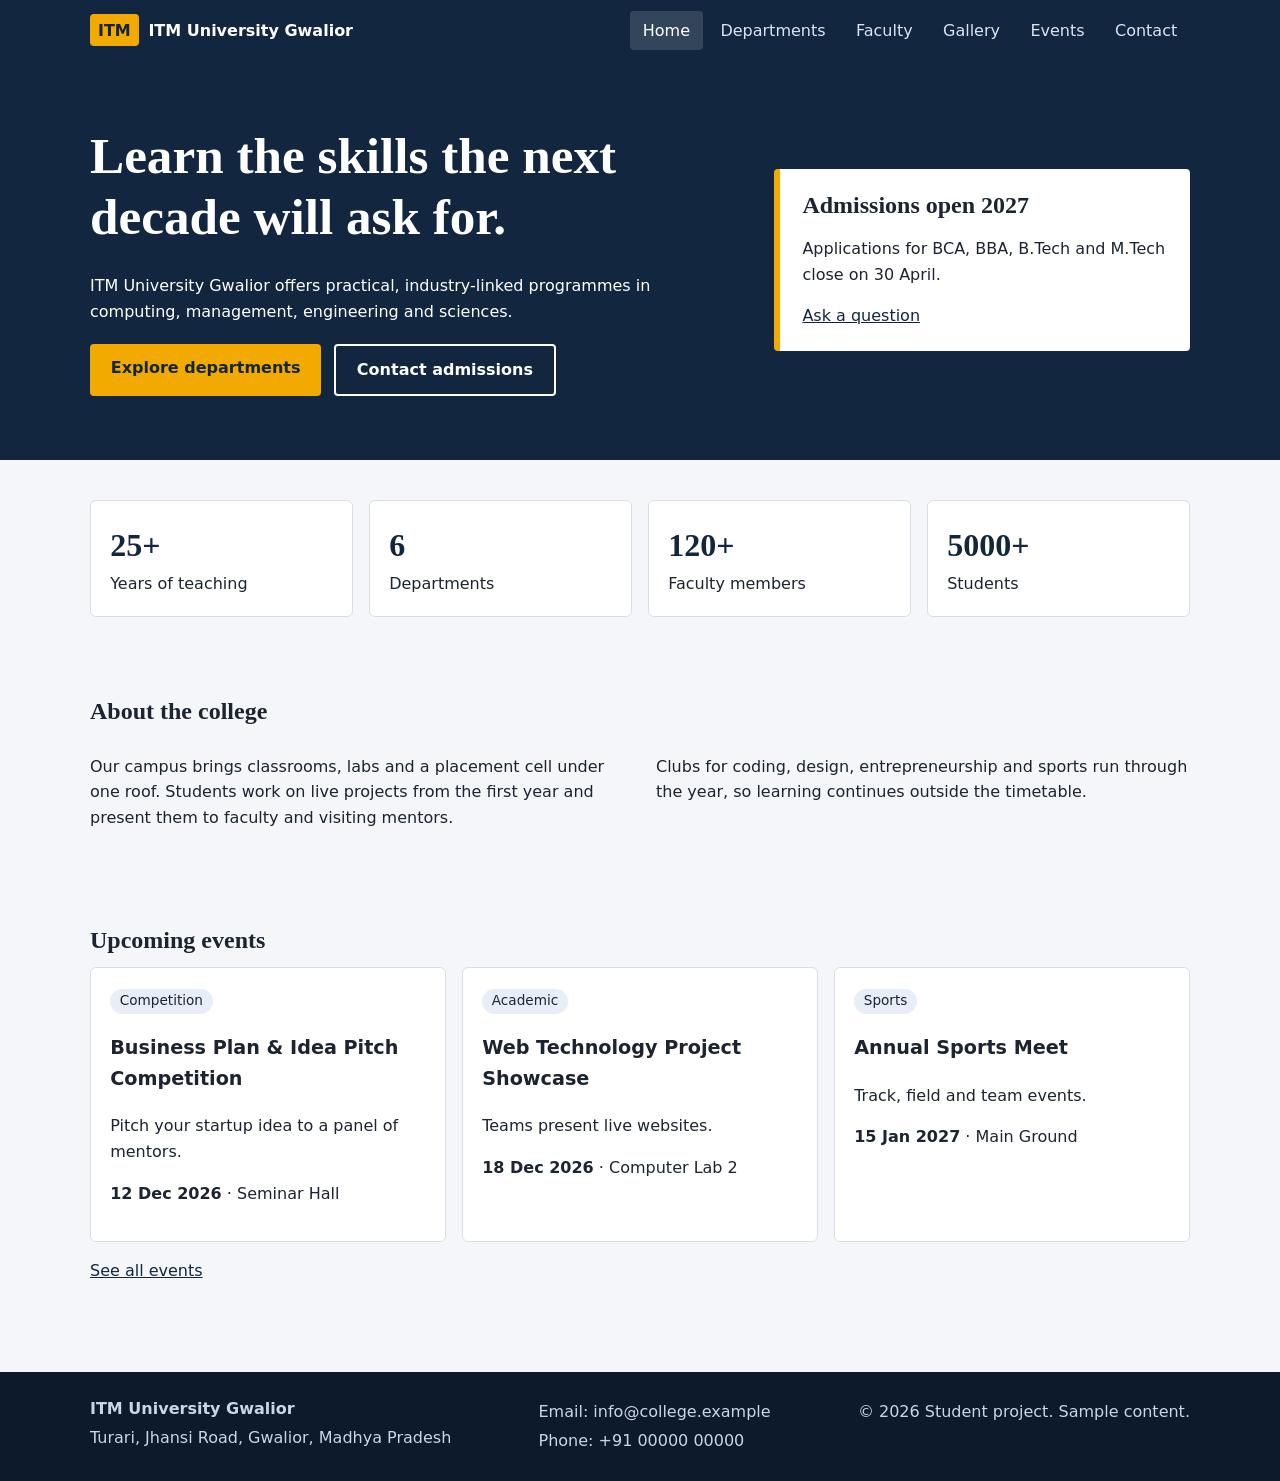
<file: index.html>
<!DOCTYPE html>
<html lang="en"><head><meta charset="UTF-8"><meta name="viewport" content="width=device-width, initial-scale=1">
<title>Home | ITM University Gwalior</title><meta name="description" content="ITM University Gwalior - departments, faculty, gallery, events and contact.">
<link rel="stylesheet" href="style.css"></head><body>
<header class="site-header"><div class="wrap bar"><a class="brand" href="index.html"><span class="logo">ITM</span>ITM University Gwalior</a>
<button class="menu-btn" aria-label="Toggle menu" aria-expanded="false">Menu</button>
<nav><ul class="nav"><li><a href="index.html" class=active aria-current=page>Home</a></li><li><a href="departments.html">Departments</a></li><li><a href="faculty.html">Faculty</a></li><li><a href="gallery.html">Gallery</a></li><li><a href="events.html">Events</a></li><li><a href="contact.html">Contact</a></li></ul></nav></div></header>
<main><section class="hero"><div class="wrap hero-in"><div><h1>Learn the skills the next decade will ask for.</h1>
<p>ITM University Gwalior offers practical, industry-linked programmes in computing, management, engineering and sciences.</p>
<div class="btns"><a class="btn" href="departments.html">Explore departments</a><a class="btn ghost" href="contact.html">Contact admissions</a></div></div>
<div class="notice"><h2>Admissions open 2027</h2><p>Applications for BCA, BBA, B.Tech and M.Tech close on 30 April.</p><a href="contact.html">Ask a question</a></div></div></section>
<section class="wrap section"><ul class="stats"><li><b>25+</b><span>Years of teaching</span></li><li><b>6</b><span>Departments</span></li><li><b>120+</b><span>Faculty members</span></li><li><b>5000+</b><span>Students</span></li></ul></section>
<section class="wrap section"><h2>About the college</h2><div class="two"><p>Our campus brings classrooms, labs and a placement cell under one roof. Students work on live projects from the first year and present them to faculty and visiting mentors.</p><p>Clubs for coding, design, entrepreneurship and sports run through the year, so learning continues outside the timetable.</p></div></section>
<section class="wrap section"><h2>Upcoming events</h2><div class="cards" id="home-events"></div><p><a href="events.html">See all events</a></p></section></main>
<footer class="site-footer"><div class="wrap foot"><div><strong>ITM University Gwalior</strong><p>Turari, Jhansi Road, Gwalior, Madhya Pradesh</p></div>
<div><p>Email: info@college.example</p><p>Phone: +91 00000 00000</p></div><p>&copy; 2026 Student project. Sample content.</p></div></footer>
<script src="script.js"></script></body></html>
</file>
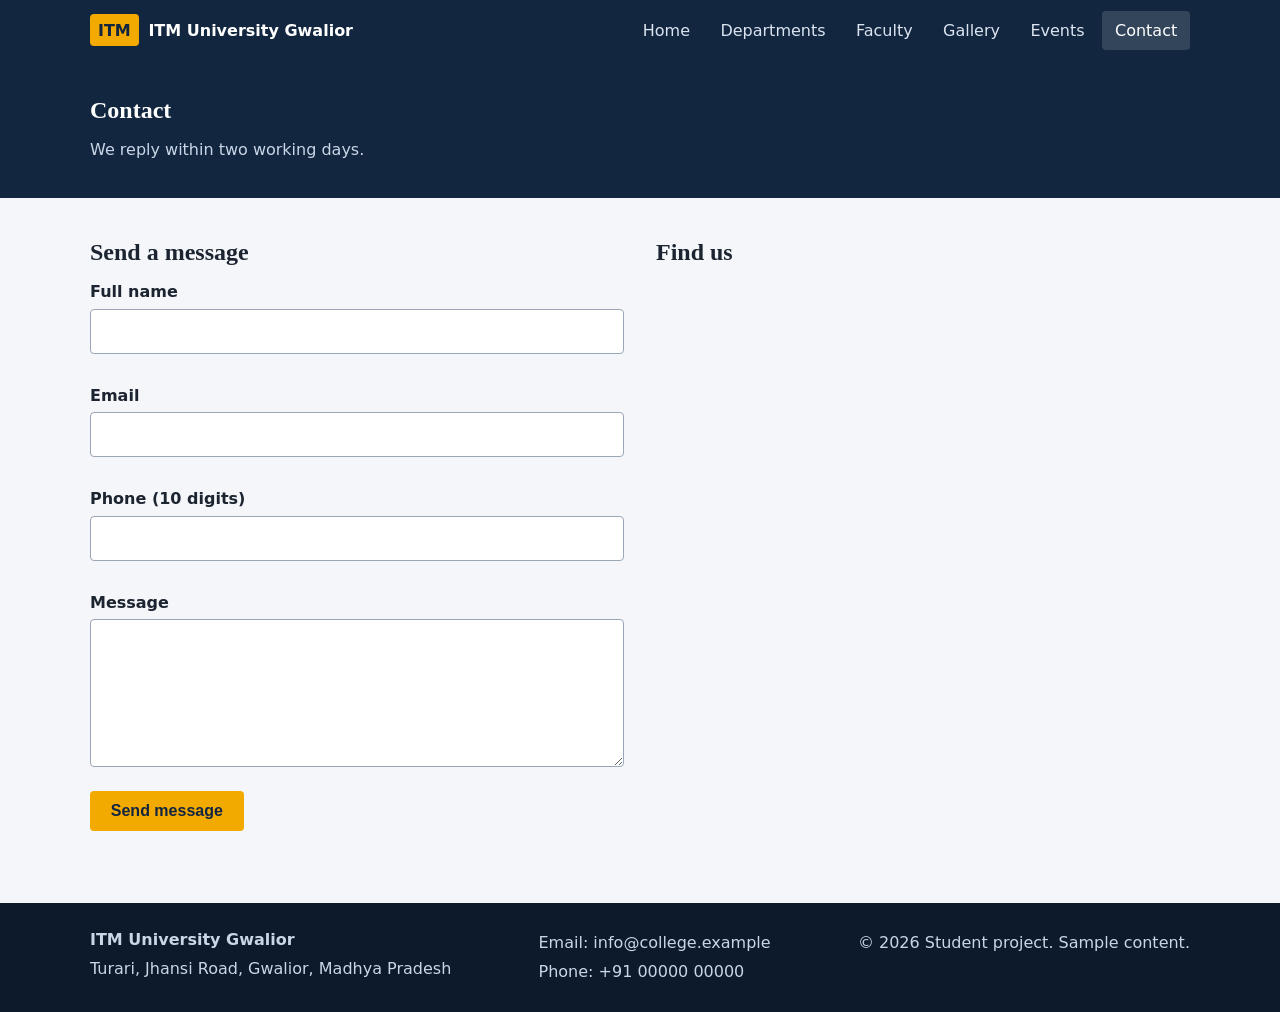
<file: contact.html>
<!DOCTYPE html>
<html lang="en"><head><meta charset="UTF-8"><meta name="viewport" content="width=device-width, initial-scale=1">
<title>Contact | ITM University Gwalior</title><meta name="description" content="ITM University Gwalior - departments, faculty, gallery, events and contact.">
<link rel="stylesheet" href="style.css"></head><body>
<header class="site-header"><div class="wrap bar"><a class="brand" href="index.html"><span class="logo">ITM</span>ITM University Gwalior</a>
<button class="menu-btn" aria-label="Toggle menu" aria-expanded="false">Menu</button>
<nav><ul class="nav"><li><a href="index.html">Home</a></li><li><a href="departments.html">Departments</a></li><li><a href="faculty.html">Faculty</a></li><li><a href="gallery.html">Gallery</a></li><li><a href="events.html">Events</a></li><li><a href="contact.html" class=active aria-current=page>Contact</a></li></ul></nav></div></header>
<main><section class="page-hero"><div class="wrap"><h1>Contact</h1><p>We reply within two working days.</p></div></section><section class="wrap section two"><form id="cf" novalidate><h2>Send a message</h2>
<label for="name">Full name</label><input id="name" name="name" autocomplete="name"><small class="err"></small>
<label for="email">Email</label><input id="email" name="email" type="email" autocomplete="email"><small class="err"></small>
<label for="phone">Phone (10 digits)</label><input id="phone" name="phone" inputmode="numeric"><small class="err"></small>
<label for="msg">Message</label><textarea id="msg" name="msg" rows="5"></textarea><small class="err"></small>
<button class="btn" type="submit">Send message</button><p id="ok" role="status" hidden>Thank you. Your message has been recorded.</p></form>
<div><h2>Find us</h2><iframe title="Map of ITM University Gwalior" loading="lazy" src="https://www.google.com/maps?q=ITM+University+Gwalior&output=embed"></iframe></div></section></main>
<footer class="site-footer"><div class="wrap foot"><div><strong>ITM University Gwalior</strong><p>Turari, Jhansi Road, Gwalior, Madhya Pradesh</p></div>
<div><p>Email: info@college.example</p><p>Phone: +91 00000 00000</p></div><p>&copy; 2026 Student project. Sample content.</p></div></footer>
<script src="script.js"></script></body></html>
</file>
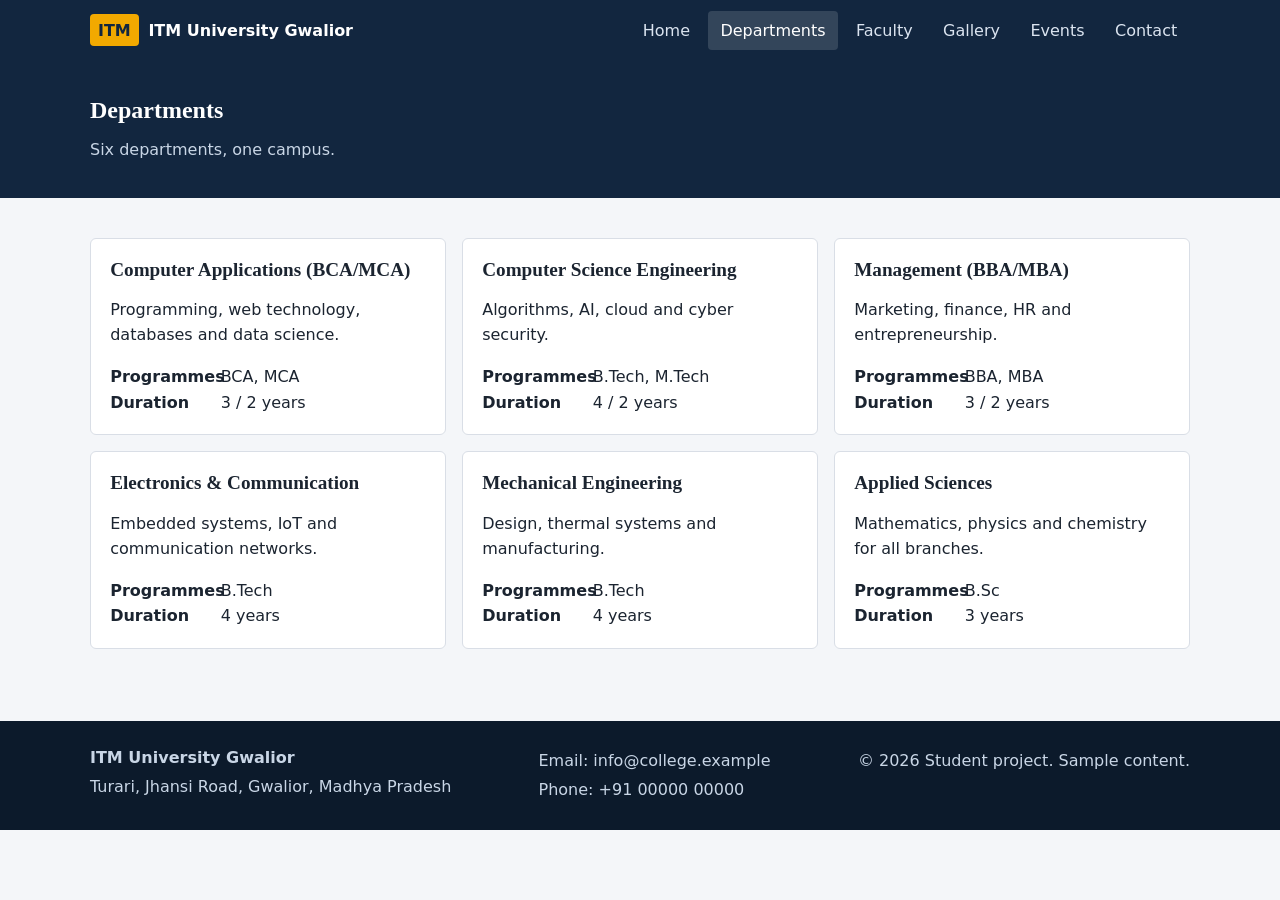
<file: departments.html>
<!DOCTYPE html>
<html lang="en"><head><meta charset="UTF-8"><meta name="viewport" content="width=device-width, initial-scale=1">
<title>Departments | ITM University Gwalior</title><meta name="description" content="ITM University Gwalior - departments, faculty, gallery, events and contact.">
<link rel="stylesheet" href="style.css"></head><body>
<header class="site-header"><div class="wrap bar"><a class="brand" href="index.html"><span class="logo">ITM</span>ITM University Gwalior</a>
<button class="menu-btn" aria-label="Toggle menu" aria-expanded="false">Menu</button>
<nav><ul class="nav"><li><a href="index.html">Home</a></li><li><a href="departments.html" class=active aria-current=page>Departments</a></li><li><a href="faculty.html">Faculty</a></li><li><a href="gallery.html">Gallery</a></li><li><a href="events.html">Events</a></li><li><a href="contact.html">Contact</a></li></ul></nav></div></header>
<main><section class="page-hero"><div class="wrap"><h1>Departments</h1><p>Six departments, one campus.</p></div></section><section class="wrap section"><div class="cards"><article class="card"><h2>Computer Applications (BCA/MCA)</h2><p>Programming, web technology, databases and data science.</p><dl><dt>Programmes</dt><dd>BCA, MCA</dd><dt>Duration</dt><dd>3 / 2 years</dd></dl></article><article class="card"><h2>Computer Science Engineering</h2><p>Algorithms, AI, cloud and cyber security.</p><dl><dt>Programmes</dt><dd>B.Tech, M.Tech</dd><dt>Duration</dt><dd>4 / 2 years</dd></dl></article><article class="card"><h2>Management (BBA/MBA)</h2><p>Marketing, finance, HR and entrepreneurship.</p><dl><dt>Programmes</dt><dd>BBA, MBA</dd><dt>Duration</dt><dd>3 / 2 years</dd></dl></article><article class="card"><h2>Electronics & Communication</h2><p>Embedded systems, IoT and communication networks.</p><dl><dt>Programmes</dt><dd>B.Tech</dd><dt>Duration</dt><dd>4 years</dd></dl></article><article class="card"><h2>Mechanical Engineering</h2><p>Design, thermal systems and manufacturing.</p><dl><dt>Programmes</dt><dd>B.Tech</dd><dt>Duration</dt><dd>4 years</dd></dl></article><article class="card"><h2>Applied Sciences</h2><p>Mathematics, physics and chemistry for all branches.</p><dl><dt>Programmes</dt><dd>B.Sc</dd><dt>Duration</dt><dd>3 years</dd></dl></article></div></section></main>
<footer class="site-footer"><div class="wrap foot"><div><strong>ITM University Gwalior</strong><p>Turari, Jhansi Road, Gwalior, Madhya Pradesh</p></div>
<div><p>Email: info@college.example</p><p>Phone: +91 00000 00000</p></div><p>&copy; 2026 Student project. Sample content.</p></div></footer>
<script src="script.js"></script></body></html>
</file>
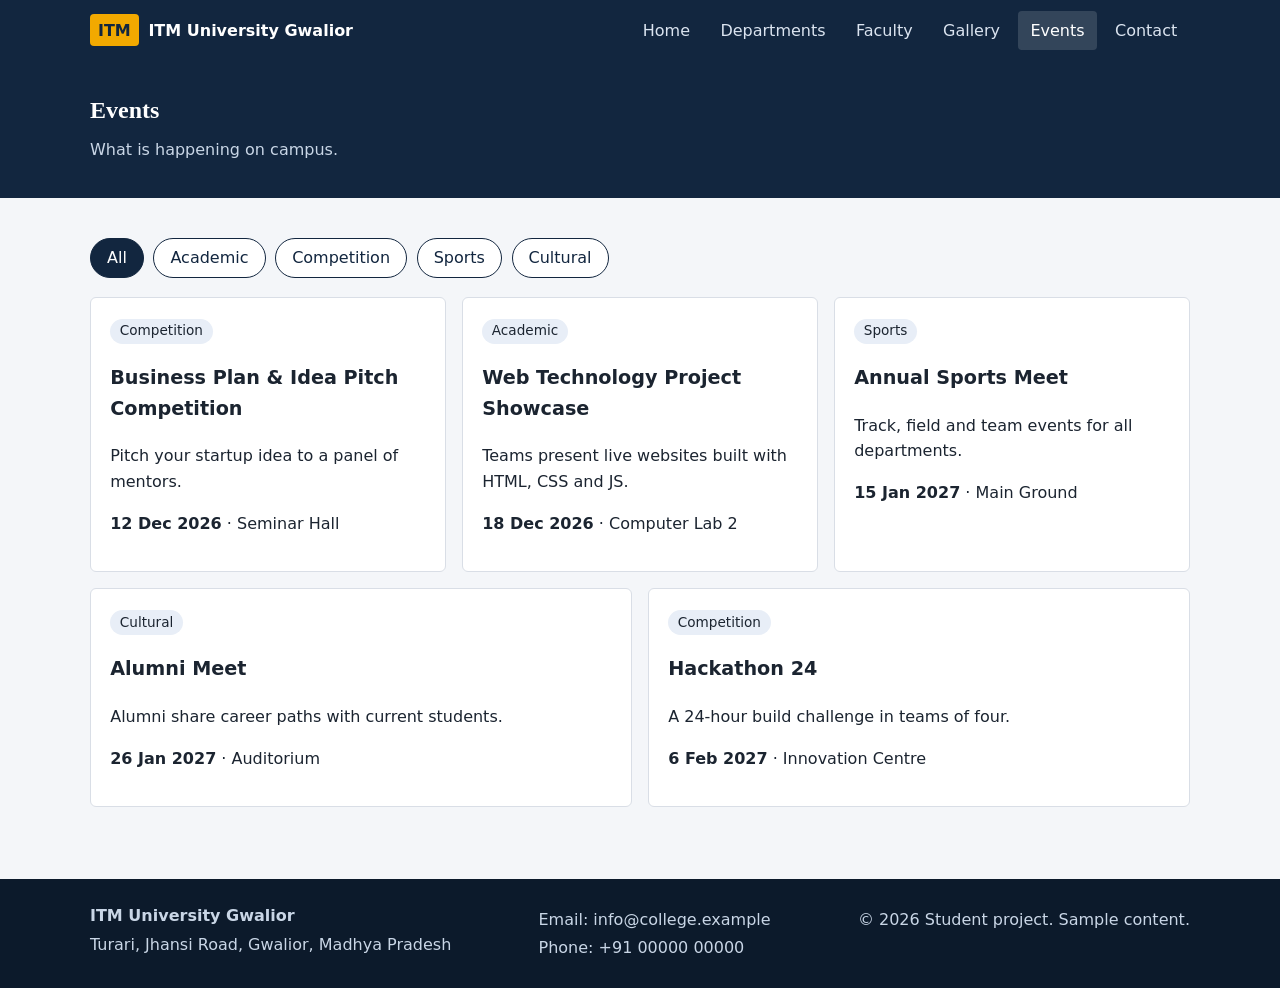
<file: events.html>
<!DOCTYPE html>
<html lang="en"><head><meta charset="UTF-8"><meta name="viewport" content="width=device-width, initial-scale=1">
<title>Events | ITM University Gwalior</title><meta name="description" content="ITM University Gwalior - departments, faculty, gallery, events and contact.">
<link rel="stylesheet" href="style.css"></head><body>
<header class="site-header"><div class="wrap bar"><a class="brand" href="index.html"><span class="logo">ITM</span>ITM University Gwalior</a>
<button class="menu-btn" aria-label="Toggle menu" aria-expanded="false">Menu</button>
<nav><ul class="nav"><li><a href="index.html">Home</a></li><li><a href="departments.html">Departments</a></li><li><a href="faculty.html">Faculty</a></li><li><a href="gallery.html">Gallery</a></li><li><a href="events.html" class=active aria-current=page>Events</a></li><li><a href="contact.html">Contact</a></li></ul></nav></div></header>
<main><section class="page-hero"><div class="wrap"><h1>Events</h1><p>What is happening on campus.</p></div></section><section class="wrap section"><div class="filters" id="ev-filters"><button class="chip on" data-c="all">All</button><button class="chip" data-c="Academic">Academic</button><button class="chip" data-c="Competition">Competition</button><button class="chip" data-c="Sports">Sports</button><button class="chip" data-c="Cultural">Cultural</button></div><div class="cards" id="event-list"></div></section><script>window.EVENTS=[{"t": "Business Plan & Idea Pitch Competition", "d": "2026-12-12", "v": "Seminar Hall", "c": "Competition", "x": "Pitch your startup idea to a panel of mentors."}, {"t": "Web Technology Project Showcase", "d": "2026-12-18", "v": "Computer Lab 2", "c": "Academic", "x": "Teams present live websites built with HTML, CSS and JS."}, {"t": "Annual Sports Meet", "d": "2027-01-15", "v": "Main Ground", "c": "Sports", "x": "Track, field and team events for all departments."}, {"t": "Alumni Meet", "d": "2027-01-26", "v": "Auditorium", "c": "Cultural", "x": "Alumni share career paths with current students."}, {"t": "Hackathon 24", "d": "2027-02-06", "v": "Innovation Centre", "c": "Competition", "x": "A 24-hour build challenge in teams of four."}];</script></main>
<footer class="site-footer"><div class="wrap foot"><div><strong>ITM University Gwalior</strong><p>Turari, Jhansi Road, Gwalior, Madhya Pradesh</p></div>
<div><p>Email: info@college.example</p><p>Phone: +91 00000 00000</p></div><p>&copy; 2026 Student project. Sample content.</p></div></footer>
<script src="script.js"></script></body></html>
</file>
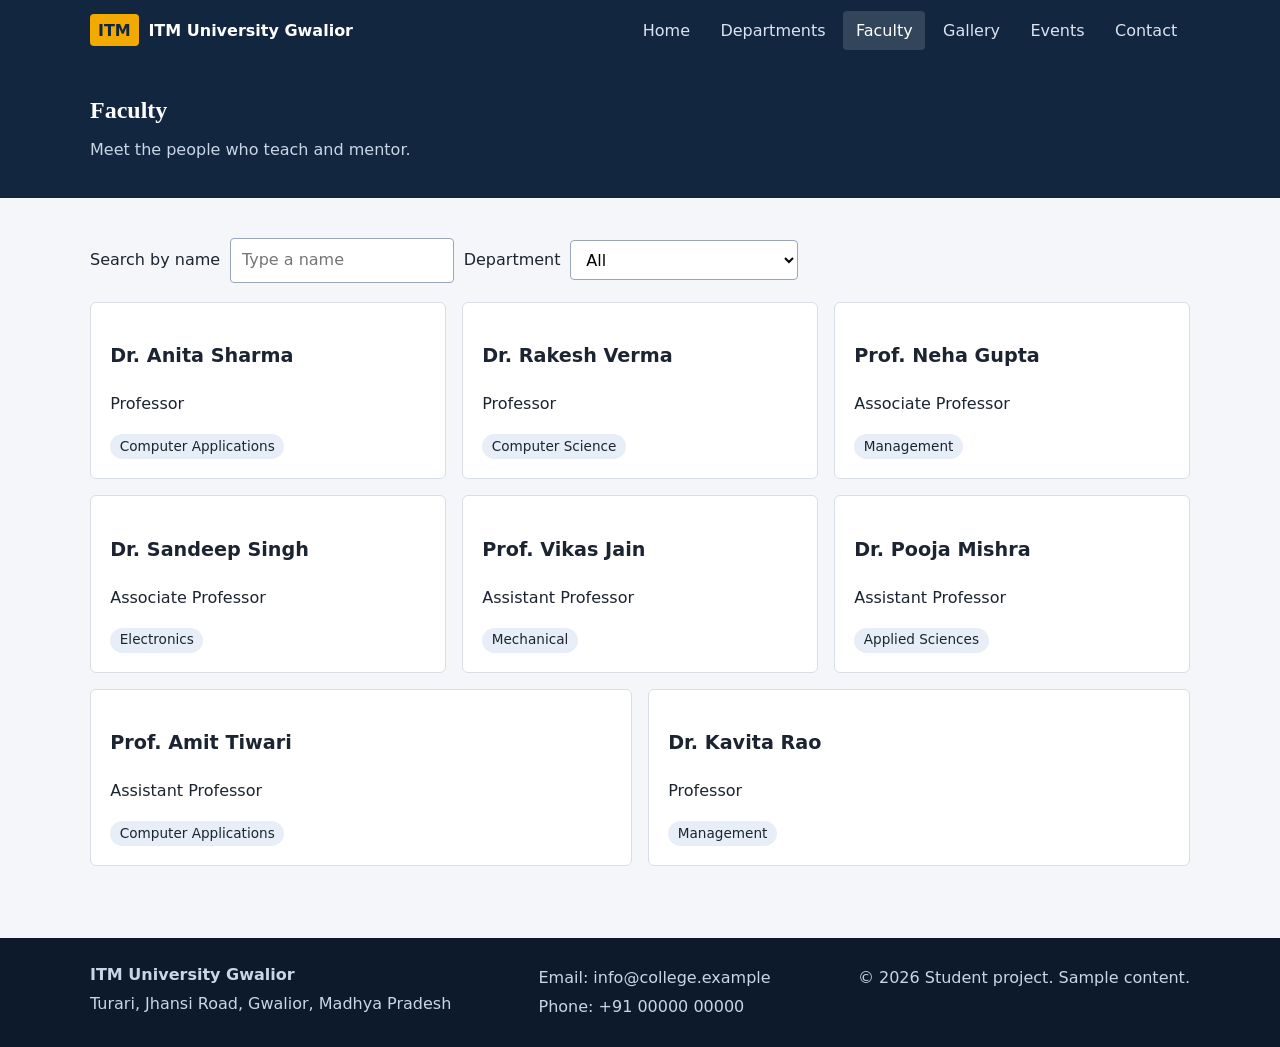
<file: faculty.html>
<!DOCTYPE html>
<html lang="en"><head><meta charset="UTF-8"><meta name="viewport" content="width=device-width, initial-scale=1">
<title>Faculty | ITM University Gwalior</title><meta name="description" content="ITM University Gwalior - departments, faculty, gallery, events and contact.">
<link rel="stylesheet" href="style.css"></head><body>
<header class="site-header"><div class="wrap bar"><a class="brand" href="index.html"><span class="logo">ITM</span>ITM University Gwalior</a>
<button class="menu-btn" aria-label="Toggle menu" aria-expanded="false">Menu</button>
<nav><ul class="nav"><li><a href="index.html">Home</a></li><li><a href="departments.html">Departments</a></li><li><a href="faculty.html" class=active aria-current=page>Faculty</a></li><li><a href="gallery.html">Gallery</a></li><li><a href="events.html">Events</a></li><li><a href="contact.html">Contact</a></li></ul></nav></div></header>
<main><section class="page-hero"><div class="wrap"><h1>Faculty</h1><p>Meet the people who teach and mentor.</p></div></section><section class="wrap section"><div class="filters"><label for="q">Search by name</label><input id="q" type="search" placeholder="Type a name">
<label for="dep">Department</label><select id="dep"><option value="">All</option></select></div><div class="cards" id="faculty-list"></div><p id="none" hidden>No faculty match your search.</p></section>
<script>window.FACULTY=[{"n": "Dr. Anita Sharma", "d": "Computer Applications", "r": "Professor"}, {"n": "Dr. Rakesh Verma", "d": "Computer Science", "r": "Professor"}, {"n": "Prof. Neha Gupta", "d": "Management", "r": "Associate Professor"}, {"n": "Dr. Sandeep Singh", "d": "Electronics", "r": "Associate Professor"}, {"n": "Prof. Vikas Jain", "d": "Mechanical", "r": "Assistant Professor"}, {"n": "Dr. Pooja Mishra", "d": "Applied Sciences", "r": "Assistant Professor"}, {"n": "Prof. Amit Tiwari", "d": "Computer Applications", "r": "Assistant Professor"}, {"n": "Dr. Kavita Rao", "d": "Management", "r": "Professor"}];</script></main>
<footer class="site-footer"><div class="wrap foot"><div><strong>ITM University Gwalior</strong><p>Turari, Jhansi Road, Gwalior, Madhya Pradesh</p></div>
<div><p>Email: info@college.example</p><p>Phone: +91 00000 00000</p></div><p>&copy; 2026 Student project. Sample content.</p></div></footer>
<script src="script.js"></script></body></html>
</file>
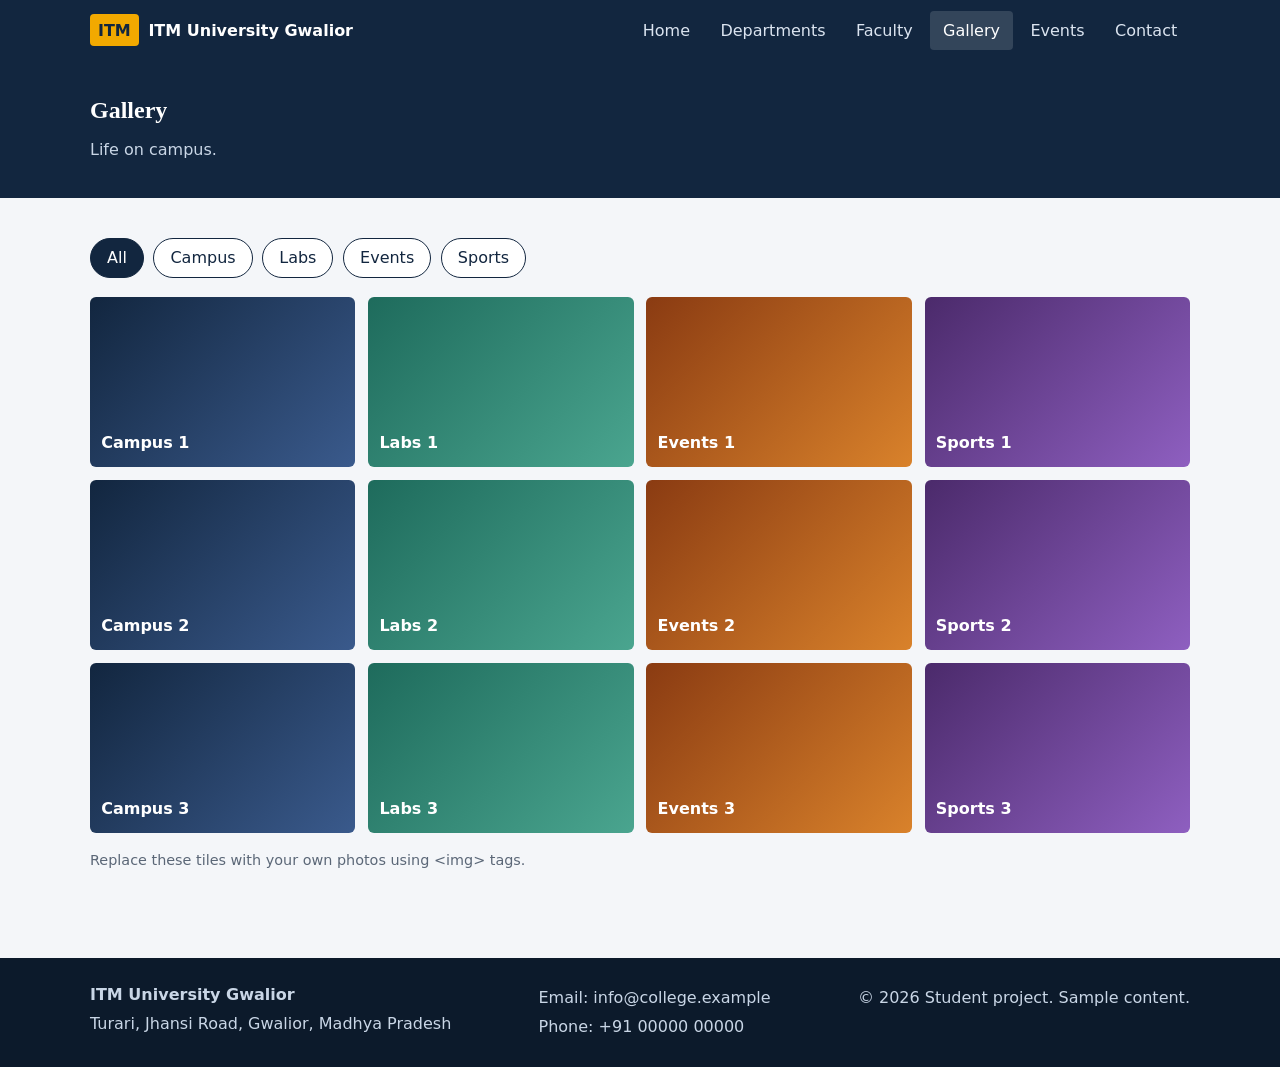
<file: gallery.html>
<!DOCTYPE html>
<html lang="en"><head><meta charset="UTF-8"><meta name="viewport" content="width=device-width, initial-scale=1">
<title>Gallery | ITM University Gwalior</title><meta name="description" content="ITM University Gwalior - departments, faculty, gallery, events and contact.">
<link rel="stylesheet" href="style.css"></head><body>
<header class="site-header"><div class="wrap bar"><a class="brand" href="index.html"><span class="logo">ITM</span>ITM University Gwalior</a>
<button class="menu-btn" aria-label="Toggle menu" aria-expanded="false">Menu</button>
<nav><ul class="nav"><li><a href="index.html">Home</a></li><li><a href="departments.html">Departments</a></li><li><a href="faculty.html">Faculty</a></li><li><a href="gallery.html" class=active aria-current=page>Gallery</a></li><li><a href="events.html">Events</a></li><li><a href="contact.html">Contact</a></li></ul></nav></div></header>
<main><section class="page-hero"><div class="wrap"><h1>Gallery</h1><p>Life on campus.</p></div></section><section class="wrap section"><div class="filters" id="gal-filters"><button class="chip on" data-c="all">All</button><button class="chip" data-c="Campus">Campus</button><button class="chip" data-c="Labs">Labs</button><button class="chip" data-c="Events">Events</button><button class="chip" data-c="Sports">Sports</button></div><div class="gallery"><figure class="tile t0" data-c="Campus"><figcaption>Campus 1</figcaption></figure><figure class="tile t1" data-c="Labs"><figcaption>Labs 1</figcaption></figure><figure class="tile t2" data-c="Events"><figcaption>Events 1</figcaption></figure><figure class="tile t3" data-c="Sports"><figcaption>Sports 1</figcaption></figure><figure class="tile t0" data-c="Campus"><figcaption>Campus 2</figcaption></figure><figure class="tile t1" data-c="Labs"><figcaption>Labs 2</figcaption></figure><figure class="tile t2" data-c="Events"><figcaption>Events 2</figcaption></figure><figure class="tile t3" data-c="Sports"><figcaption>Sports 2</figcaption></figure><figure class="tile t0" data-c="Campus"><figcaption>Campus 3</figcaption></figure><figure class="tile t1" data-c="Labs"><figcaption>Labs 3</figcaption></figure><figure class="tile t2" data-c="Events"><figcaption>Events 3</figcaption></figure><figure class="tile t3" data-c="Sports"><figcaption>Sports 3</figcaption></figure></div><p class="muted">Replace these tiles with your own photos using &lt;img&gt; tags.</p></section></main>
<footer class="site-footer"><div class="wrap foot"><div><strong>ITM University Gwalior</strong><p>Turari, Jhansi Road, Gwalior, Madhya Pradesh</p></div>
<div><p>Email: info@college.example</p><p>Phone: +91 00000 00000</p></div><p>&copy; 2026 Student project. Sample content.</p></div></footer>
<script src="script.js"></script></body></html>
</file>
<file: style.css>
[hidden]{display:none!important}:root{--navy:#12263f;--gold:#f2a900;--bg:#f4f6f9;--ink:#1b2430;--line:#d9dee6;--white:#fff}
*{box-sizing:border-box}body{margin:0;font-family:"Segoe UI",system-ui,sans-serif;color:var(--ink);background:var(--bg);line-height:1.6}
h1,h2{font-family:Georgia,"Times New Roman",serif;line-height:1.2;margin:0 0 .5em}a{color:var(--navy)}
.wrap{width:min(1100px,92%);margin-inline:auto}.section{padding:2.5rem 0}
.site-header{background:var(--navy);position:sticky;top:0;z-index:5}.bar{display:flex;align-items:center;justify-content:space-between;gap:1rem;padding:.7rem 0;flex-wrap:wrap}
.brand{color:#fff;text-decoration:none;font-weight:700;display:flex;align-items:center;gap:.6rem}.logo{background:var(--gold);color:var(--navy);padding:.2rem .5rem;border-radius:4px;font-weight:800}
.nav{list-style:none;display:flex;gap:.3rem;margin:0;padding:0;flex-wrap:wrap}.nav a{color:#dbe4f0;text-decoration:none;padding:.4rem .8rem;border-radius:4px;display:block}
.nav a:hover,.nav a.active{background:rgba(255,255,255,.14);color:#fff}.menu-btn{display:none;background:var(--gold);border:0;padding:.4rem .9rem;border-radius:4px;font-weight:700}
a:focus-visible,button:focus-visible,input:focus-visible,select:focus-visible,textarea:focus-visible{outline:3px solid var(--gold);outline-offset:2px}
.hero{background:var(--navy);color:#fff;padding:4rem 0}.hero-in{display:flex;gap:2rem;align-items:center;flex-wrap:wrap}.hero-in>div:first-child{flex:2 1 340px}
.hero h1{font-size:clamp(2rem,5vw,3.2rem)}.btns{display:flex;gap:.8rem;flex-wrap:wrap;margin-top:1.2rem}
.btn{background:var(--gold);color:var(--navy);padding:.7rem 1.3rem;border-radius:4px;text-decoration:none;font-weight:700;border:0;cursor:pointer;font-size:1rem}.btn.ghost{background:transparent;color:#fff;border:2px solid #fff}
.notice{flex:1 1 260px;background:#fff;color:var(--ink);padding:1.4rem;border-left:6px solid var(--gold);border-radius:4px}
.page-hero{background:var(--navy);color:#fff;padding:2.2rem 0}.page-hero p{margin:0;color:#c9d6e6}
.stats{list-style:none;display:flex;flex-wrap:wrap;gap:1rem;padding:0;margin:0}.stats li{flex:1 1 180px;background:#fff;border:1px solid var(--line);padding:1.2rem;border-radius:6px}
.stats b{display:block;font-size:2rem;font-family:Georgia,serif;color:var(--navy)}.two{display:flex;gap:2rem;flex-wrap:wrap}.two>*{flex:1 1 320px}
.cards{display:flex;flex-wrap:wrap;gap:1rem}.card{flex:1 1 290px;background:#fff;border:1px solid var(--line);border-radius:6px;padding:1.2rem}.card h2,.card h3{font-size:1.2rem}
dl{display:flex;flex-wrap:wrap;margin:0}dt{width:35%;font-weight:700}dd{width:65%;margin:0}.tag{display:inline-block;background:#e8eef7;padding:.1rem .6rem;border-radius:99px;font-size:.85rem}
.filters{display:flex;gap:.6rem;flex-wrap:wrap;align-items:center;margin-bottom:1.2rem}input,select,textarea{font:inherit;padding:.55rem .7rem;border:1px solid #9aa7b8;border-radius:4px;width:100%;background:#fff}
.filters input,.filters select{width:auto;min-width:200px}.chip{border:1px solid var(--navy);background:#fff;color:var(--navy);padding:.4rem 1rem;border-radius:99px;cursor:pointer;font:inherit}.chip.on{background:var(--navy);color:#fff}
.gallery{display:flex;flex-wrap:wrap;gap:.8rem}.tile{margin:0;flex:1 1 220px;height:170px;border-radius:6px;display:flex;align-items:flex-end;padding:.7rem;color:#fff;font-weight:600}
.t0{background:linear-gradient(135deg,#12263f,#3a5a8c)}.t1{background:linear-gradient(135deg,#1e6b5c,#4aa58f)}.t2{background:linear-gradient(135deg,#8a3b12,#d9822b)}.t3{background:linear-gradient(135deg,#4b2a6b,#8e5fc0)}
form label{display:block;margin:.8rem 0 .25rem;font-weight:600}.err{color:#b00020;display:block;min-height:1.2em}input.bad,textarea.bad{border-color:#b00020}#ok{color:#0a6b2d;font-weight:700}
iframe{width:100%;height:340px;border:0;border-radius:6px}.muted{color:#5b6777;font-size:.9rem;margin-top:1rem}
.site-footer{background:#0c1a2b;color:#c9d6e6;padding:1.5rem 0;margin-top:2rem}.foot{display:flex;justify-content:space-between;gap:1rem;flex-wrap:wrap}.foot p{margin:.2rem 0}
@media(max-width:700px){.menu-btn{display:block}nav{width:100%;display:none}nav.open{display:block}.nav{flex-direction:column}}
@media(prefers-reduced-motion:reduce){*{scroll-behavior:auto;transition:none!important}}
</file>
